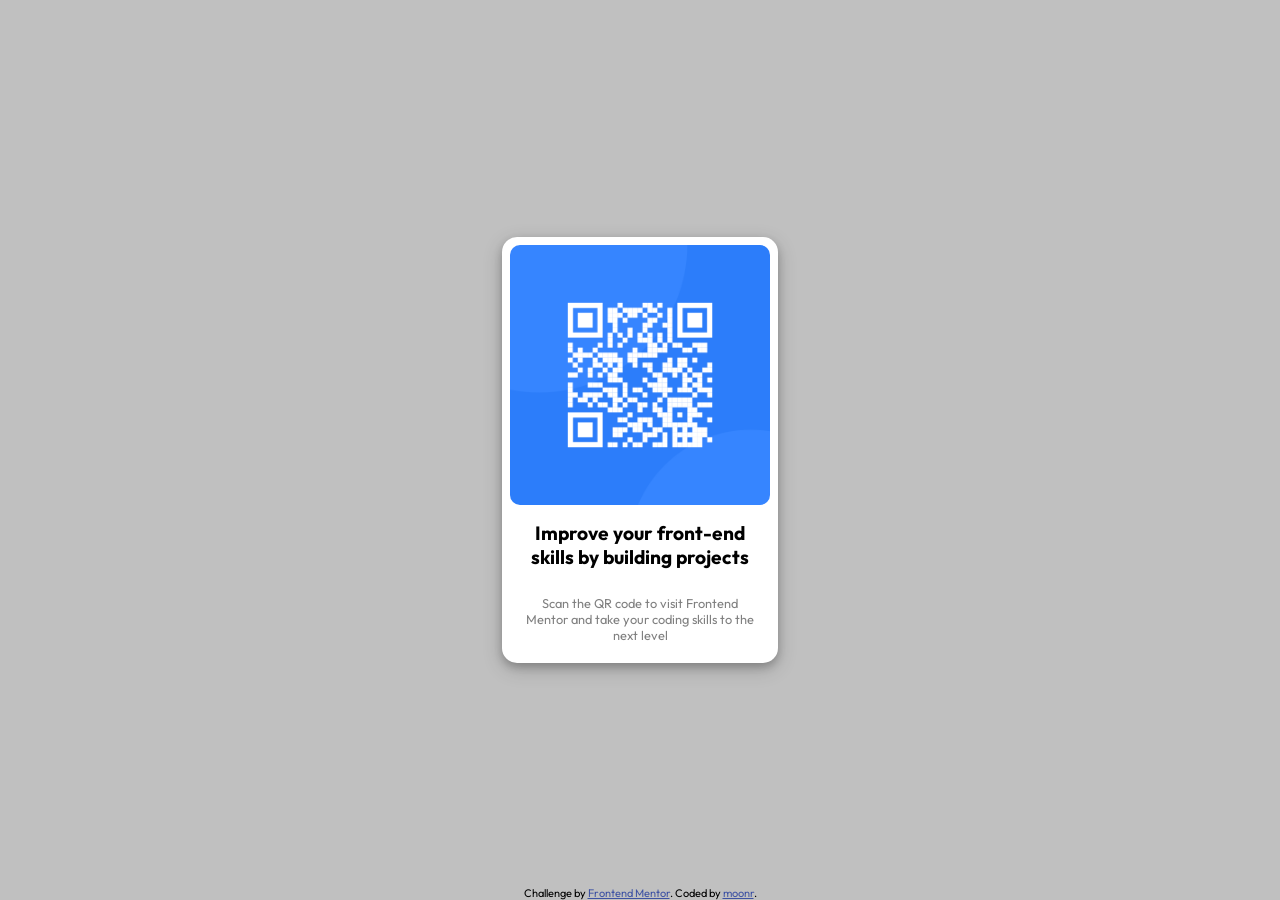
<file: qr-code-component-main/index.html>
<!DOCTYPE html>
<html lang="en">
<head>
  <meta charset="UTF-8">
  <meta name="viewport" content="width=device-width, initial-scale=1.0">

  <link rel="icon" type="image/png" sizes="32x32" href="./images/favicon-32x32.png">
  <link rel="preconnect" href="https://fonts.googleapis.com">
  <link rel="preconnect" href="https://fonts.gstatic.com" crossorigin>
  <link href="https://fonts.googleapis.com/css2?family=Outfit:wght@100..900&display=swap" rel="stylesheet">
  <link rel="stylesheet" href="styles.css">
  
  <title>Frontend Mentor | QR code component</title>

</head>
<body>
  <article class="container">
    <img src="images/image-qr-code.png" alt="QR code">
    <h1>Improve your front-end skills by building projects</h1>
    <p>Scan the QR code to visit Frontend Mentor and take your coding skills to the next level</p>
  </article>

  <footer class="attribution">
    Challenge by <a href="https://www.frontendmentor.io?ref=challenge">Frontend Mentor</a>. 
    Coded by <a href="https://www.frontendmentor.io/profile/moon361">moonr</a>.
  </footer>
</body>
</html>
</file>
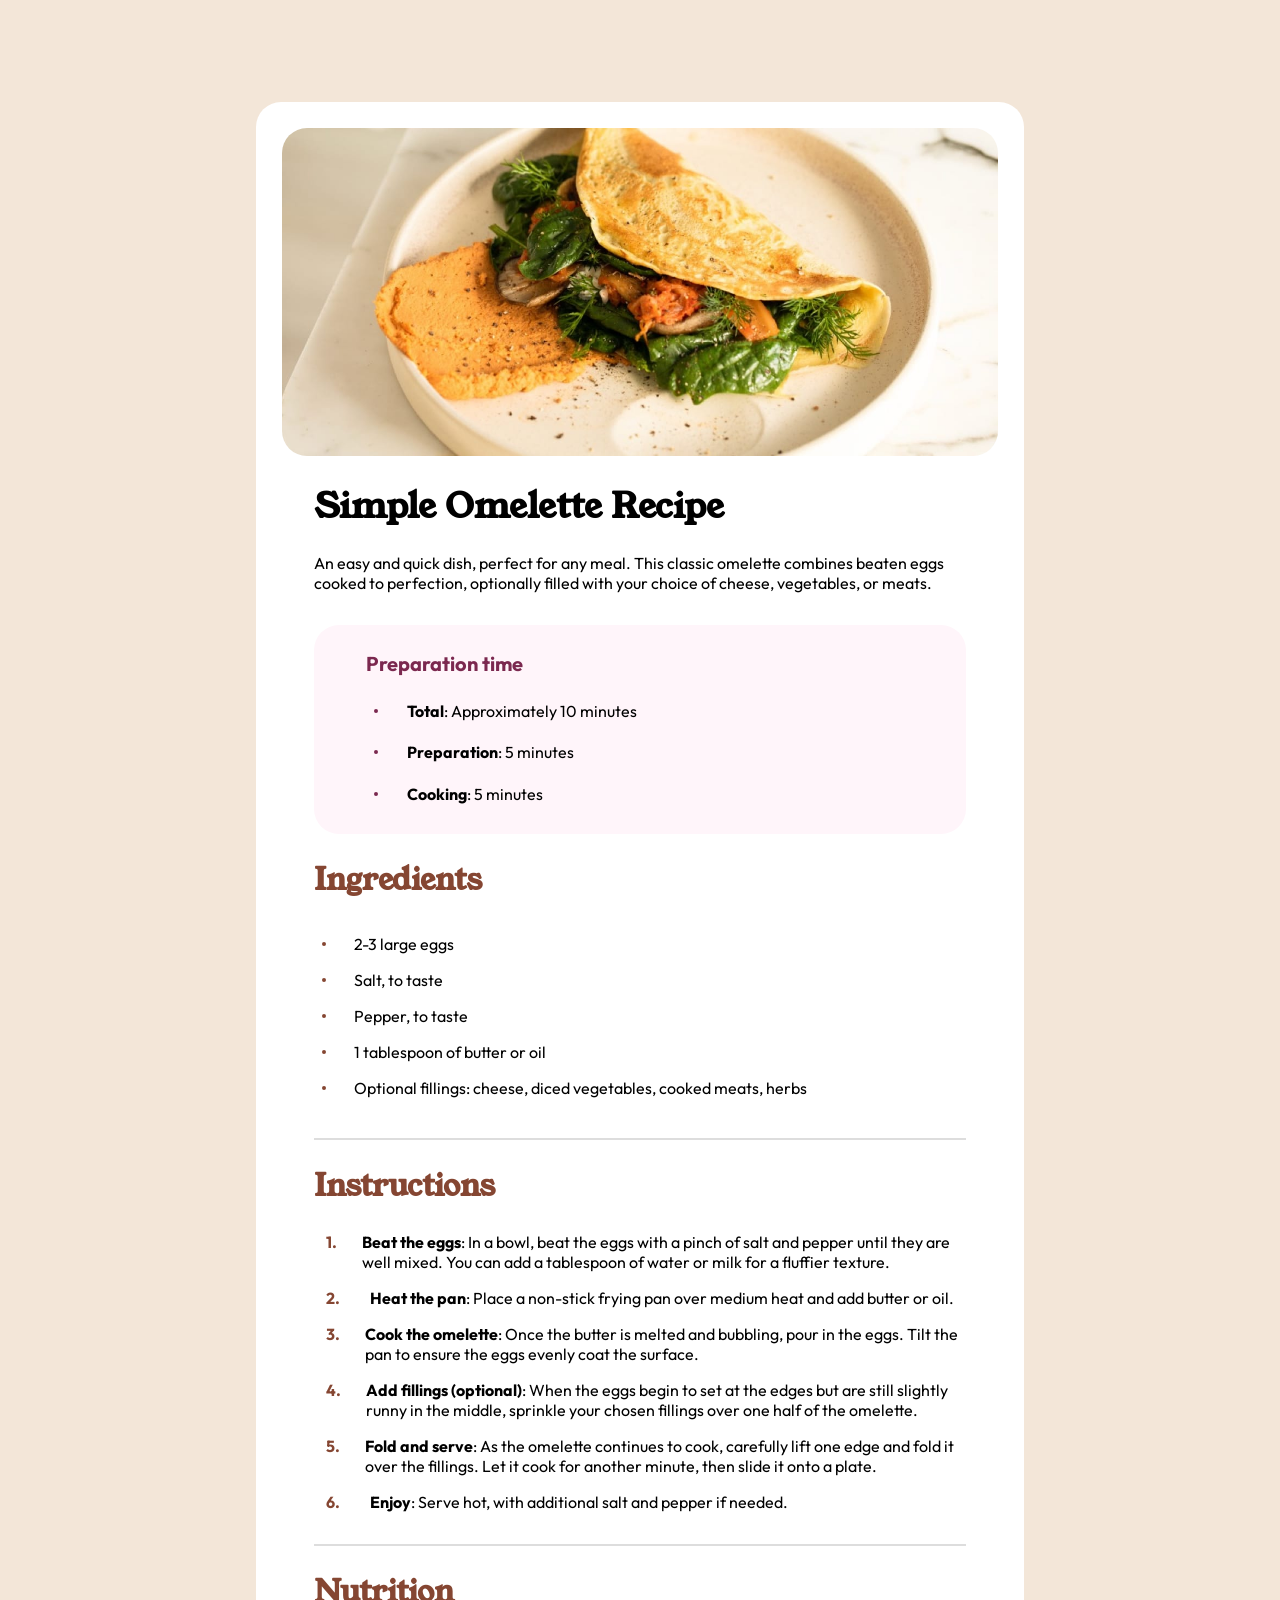
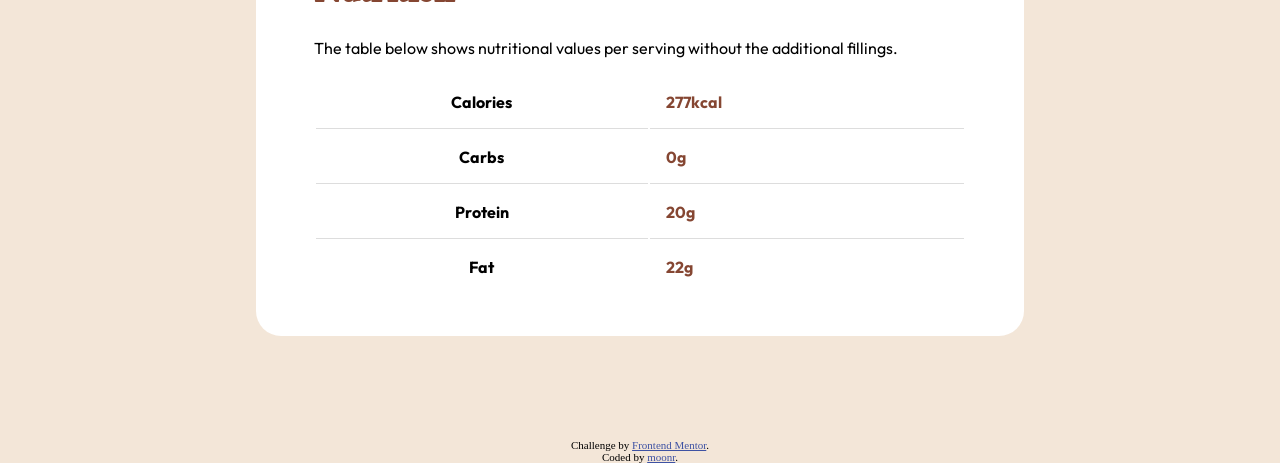
<file: recipe page/index.html>
<!DOCTYPE html>
<html lang="en">
<head>
  <meta charset="UTF-8">
  <meta name="viewport" content="width=device-width, initial-scale=1.0">
  <title>Frontend Mentor | Recipe page</title>
  <link rel="icon" type="image/png" sizes="32x32" href="./assets/images/favicon-32x32.png">
  <link rel="stylesheet" href="css/styles.css" />
  <link rel="preconnect" href="https://fonts.googleapis.com">
  <link rel="preconnect" href="https://fonts.gstatic.com" crossorigin>
  <link href="https://fonts.googleapis.com/css2?family=PT+Sans:ital,wght@0,400;0,700;1,400;1,700&family=Poetsen+One&family=Young+Serif&display=swap" rel="stylesheet">
  <link href="https://fonts.googleapis.com/css2?family=Outfit:wght@100..900&family=PT+Sans:ital,wght@0,400;0,700;1,400;1,700&family=Poetsen+One&family=Young+Serif&display=swap" rel="stylesheet">

  <style>
    .attribution { font-size: 11px; text-align: center; }
    .attribution a { color: hsl(228, 45%, 44%); }
  </style>

</head>
<body>
  <main>
    <img class="omelette-image" src="assets/images/image-omelette.jpeg" alt="hehe">
    <div id="content">
      <section>
        <h1>Simple Omelette Recipe</h1>
        <p>An easy and quick dish, perfect for any meal. This classic omelette combines beaten eggs cooked to perfection, optionally filled with your choice of cheese, vegetables, or meats.</p>
      </section>
      <section class="card">
        <h3>Preparation time</h3>
        <ul>  
          <li><div><strong>Total</strong>: Approximately 10 minutes</div></li>
          <li><div><strong>Preparation</strong>: 5 minutes</div></li>
          <li><div><strong>Cooking</strong>: 5 minutes</div></li>
        </ul>
      </section>
      <section class="ingredients">
        <h2>Ingredients</h2>
        <ul>
          <li><div>2-3 large eggs</div></li>
          <li><div>Salt, to taste</div></li>
          <li><div>Pepper, to taste</div></li>
          <li><div>1 tablespoon of butter or oil</div></li>
          <li><div>Optional fillings: cheese, diced vegetables, cooked meats, herbs</div></li>
        </ul>
      </section>
      <hr>
      <section class=" instructions">
        <h2>Instructions</h2>
        <ol>
          <li><div><strong>Beat the eggs</strong>: In a bowl, beat the eggs with a pinch of salt and pepper until they are well mixed. You can add a tablespoon of water or milk for a fluffier texture.</div></li>
          <li><div><strong>Heat the pan</strong>: Place a non-stick frying pan over medium heat and add butter or oil.</div></li>
          <li><div><strong>Cook the omelette</strong>: Once the butter is melted and bubbling, pour in the eggs. Tilt the pan to ensure the eggs evenly coat the surface.</div></li>
          <li><div><strong>Add fillings (optional)</strong>: When the eggs begin to set at the edges but are still slightly runny in the middle, sprinkle your chosen fillings over one half of the omelette.</div></li>
          <li><div><strong>Fold and serve</strong>: As the omelette continues to cook, carefully lift one edge and fold it over the fillings. Let it cook for another minute, then slide it onto a plate.</div></li>
          <li><div><strong>Enjoy</strong>: Serve hot, with additional salt and pepper if needed.</div></li>
        </ol>
      </section>
      <hr>
      <section>
        <h2>Nutrition</h2>
        <p>The table below shows nutritional values per serving without the additional fillings.</p>
        <table class="table">
          <tbody>
            <tr>
              <th>Calories</th>
              <td>277kcal</td>
            </tr>
            <tr>
              <th>Carbs</th>
              <td>0g</td>
            </tr>
            <tr>
              <th>Protein</th>
              <td>20g</td>
            </tr>
            <tr>
              <th class="no-border">Fat</th>
              <td class="no-border">22g</td>
            </tr>
          </tbody>
        </table>
      </section>
    </div>
  </main>

  <div class="attribution">
    <div>Challenge by <a href="https://www.frontendmentor.io?ref=challenge" target="_blank">Frontend Mentor</a>.</div> 
    <div>Coded by <a href="#">moonr</a>.</div>
  </div>
</body>
</html>
</file>
<file: qr-code-component-main/styles.css>
* {
    padding: 0;
    margin: 0;
}
body {
    background-color: silver;
    font-family: 'Outfit', sans-serif;
    display: flex;
    justify-content: center;
    align-items: center;
    height: 100vh;
}
.container {
    width: 100%;
    max-width: 260px;
    background-color: white;
    border-radius: 15px;
    font-size: 0.8em;
    text-align: center;
    padding: 0.6em;
    box-shadow: 0 4px 8px 0 rgba(0, 0, 0, 0.2), 0 6px 20px 0 rgba(0, 0, 0, 0.19);
}
img {
    width: 100%;
    border-radius: 10px;
}
h1 {
    font-size: 1.5em;
    padding: 5%;
}
p {
    padding: 5%;
    font-size: 100%;
    color: gray;
}
.attribution {
    font-size: 0.6875rem;
    text-align: center;
    position: absolute;
    bottom: 0;
}
.attribution a {
    color: hsl(228, 45%, 44%);
}
</file>
<file: recipe page/css/styles.css>
body {
    position: relative;
    margin: 0;
}

main {
    font-family: Outfit;
}

#content {
    margin: 0 1em 1em 1em;
    padding: 0 1em;
}

.omelette-image {
    width: 100%;
}

.instructions {
    margin-left: 0;
    margin-right: 5%;
}

h1, h2 {
    font-family: "Young Serif";
}

h1 {
    font-size: 35px;
    line-height: 1;
}

h2 {
    color: hsl(14, 45%, 36%);
    font-size: 30px;
}

h3 {
    font-size: 20px;
    margin-bottom: 3%;
}

p {
    font-size: 16px;
}

.card {
    color: hsl(332, 51%, 32%);
    background-color: hsl(330, 100%, 98%);
    padding: 1% 8%;
    margin-top: 2em;
    border-radius: 25px;
}

li {
    font-size: 16px;
}

ul {
    padding-left: 0;
}

ul div {
    color: black;
}

ul li {
    list-style: none;
    display: flex;
    align-items: center;
    margin-bottom: 1%;
}

.ingredients li {
    margin: 0;
}

ul li::before {
    content: " ";
    border: 2px solid hsl(14, 45%, 36%);
    border-radius: 100%;
    margin: 1em 1.8em 1em 0.5em;
    align-items: center;
}

.card li::before {
    border: 2px solid hsl(332, 51%, 32%);
}

ol {
    list-style-type: none;
    counter-reset: num;
    padding-left: 2%;
}

ol li {
    counter-increment: num;
    display: flex;
    margin-bottom: 1em;
}

ol div {
    position: relative;
    left: 25px;
}

ol li::before {
    content: counter(num) ". ";
    color: hsl(14, 45%, 36%);
    font-weight: bold;
    width: 1.2em;
}

hr {
    background-color: #ddd;
    border: 1px solid #ddd;
    margin-top: 2em;
}

table {
    width: 100%;
}

th {
    padding-left: 10%;
}

th, td {
    padding: 1em;
    border-bottom: 1px solid #ddd;
}

td {
    color: hsl(14, 45%, 36%);
    font-weight: bold;
}

.no-border {
    border-bottom: none;
}

.border {
    border: 1px solid black;
}

@media (min-width:500px) {
    body {
        background-color: hsl(30, 54%, 90%);
    }

    main {
        background-color: hsl(0, 0%, 100%);
        margin: 8% 20%;
        padding: 2%;
        border-radius: 25px;
    }

    img {
        border-radius: 25px;
    }
}
</file>
